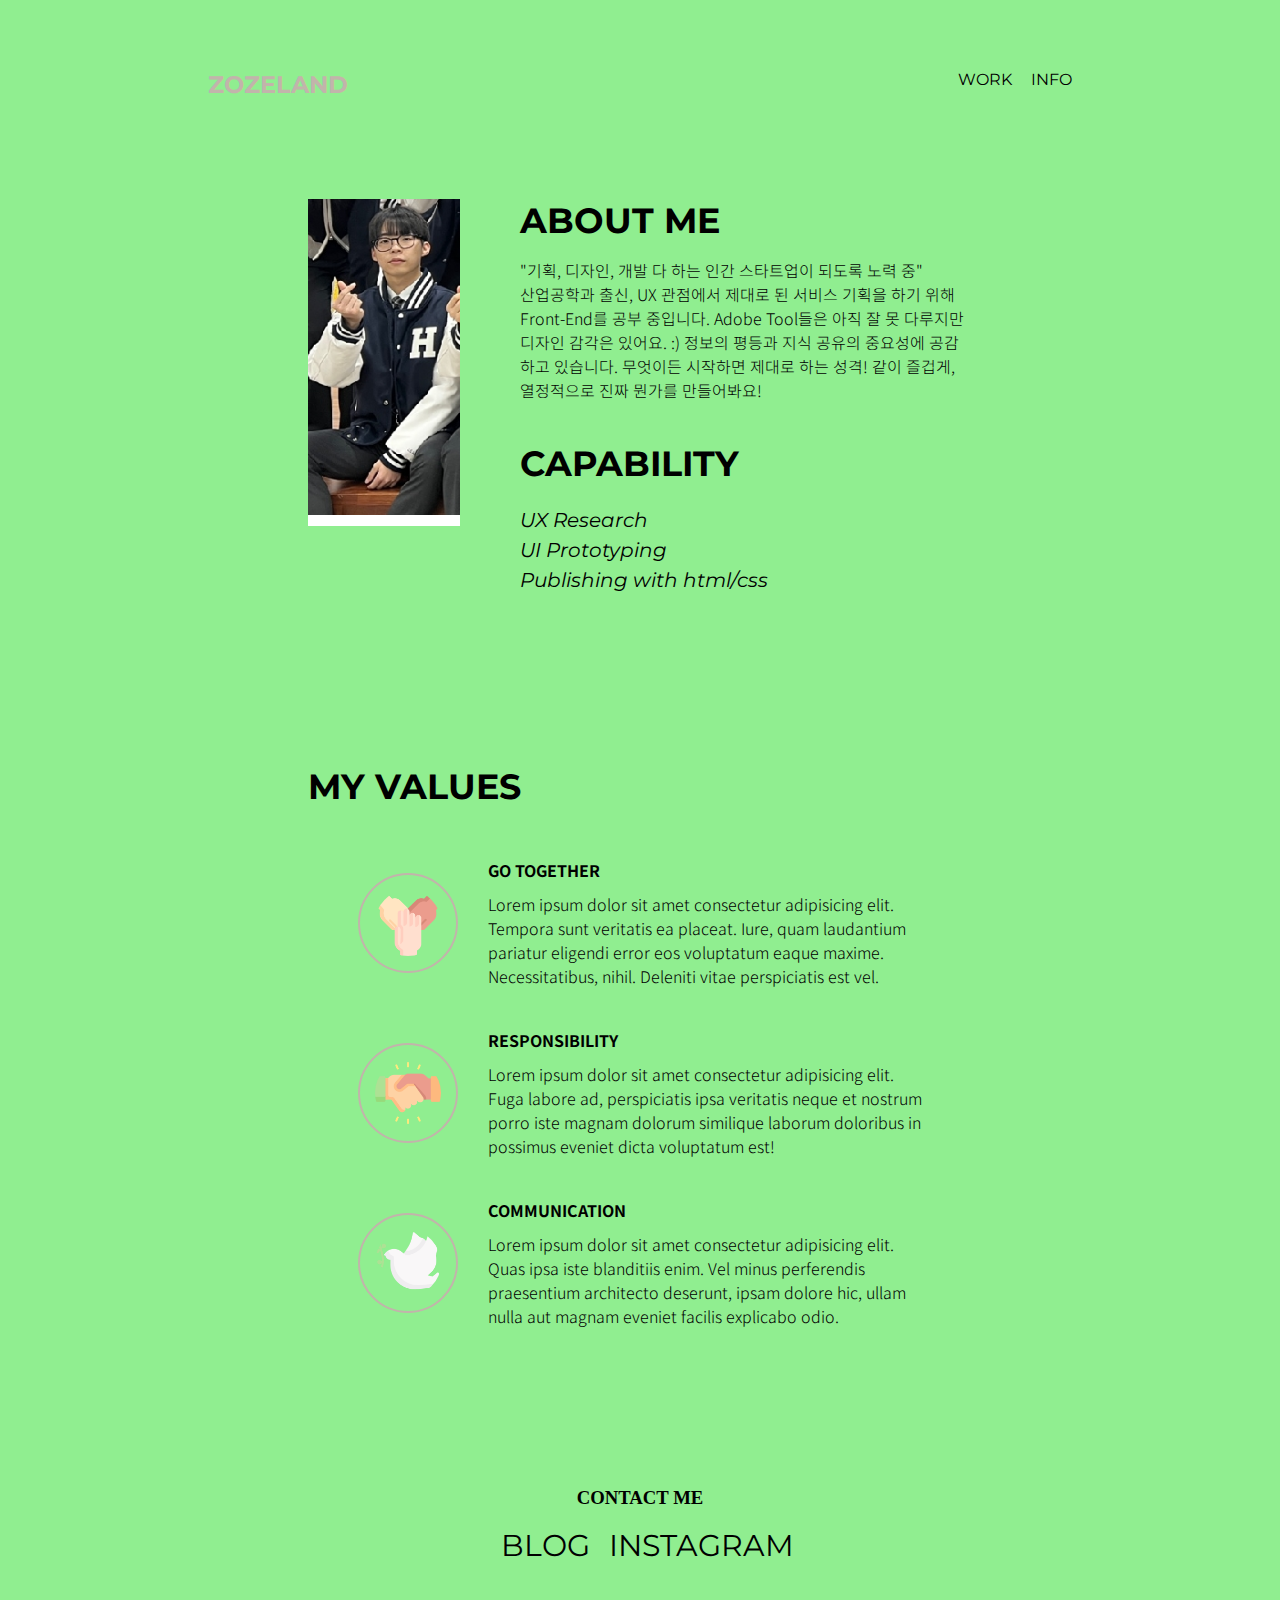
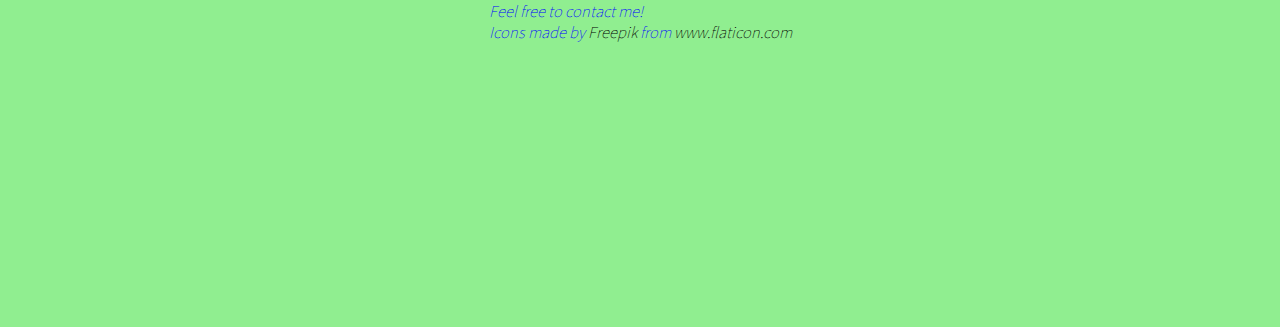
<file: info.html>
<!DOCTYPE html>
<html lang="en">
<head>
    <meta charset="UTF-8">
    <meta name="viewport" content="width=device-width, initial-scale=1.0">
    <title>INFO</title>

    <link rel="stylesheet" type="text/css" href="style.css">
    
    <link href="https://fonts.googleapis.com/css2?family=Montserrat:ital,wght@0,200;0,400;0,500;0,600;0,800;0,900;1,200;1,400;1,500;1,600;1,800;1,900&display=swap" rel="stylesheet">
    <link href="https://fonts.googleapis.com/css2?family=Noto+Sans+KR:wght@100;300;400;500;700;900&display=swap" rel="stylesheet">


</head>
<body>

    <div class="frame">
        
        <nav class="navigator">
            <h3 class="site-name">ZOZELAND</h3>
            <ul>
                <li><a class="nav-menu" href="index.html">WORK</a></li>
                <li><a class="nav-menu" href="info.html">INFO</a></li>
            </ul>
        </nav>



        
        <div class="profile-section">
            <img id="profile-picture" src="이선우.png">
            <div class="introduction">
                <h2>ABOUT ME</h2>
                <p>"기획, 디자인, 개발 다 하는 인간 스타트업이 되도록 노력 중"<br>산업공학과 출신, UX 관점에서 제대로 된 서비스 기획을 하기 위해 Front-End를 공부 중입니다. Adobe Tool들은 아직 잘 못 다루지만 디자인 감각은 있어요. :) 정보의 평등과 지식 공유의 중요성에 공감하고 있습니다. 무엇이든 시작하면 제대로 하는 성격! 같이 즐겁게, 열정적으로 진짜 뭔가를 만들어봐요! </p>
                <h2>CAPABILITY</h2>
                <p  id="capability">UX Research<br>UI Prototyping<br>Publishing with html/css</p>
            </div>
        </div>

        <h5 class="value-menu">MY VALUES</h5>

        <div class="value-section">
            
            <div class="value">
                <img class="value-icon" src="together.png">
                <div class="value-intro">
                    <h4 class="value-name">GO TOGETHER</h4>
                    <p class="value-exp">Lorem ipsum dolor sit amet consectetur adipisicing elit. Tempora sunt veritatis ea placeat. Iure, quam laudantium pariatur eligendi error eos voluptatum eaque maxime. Necessitatibus, nihil. Deleniti vitae perspiciatis est vel.</p>
                </div>
            </div>


            <div class="value">
                <img class="value-icon" src="partnership.png">
                <div class="value-intro">
                    <h4 class="value-name">RESPONSIBILITY</h4>
                    <p class="value-exp">Lorem ipsum dolor sit amet consectetur adipisicing elit. Fuga labore ad, perspiciatis ipsa veritatis neque et nostrum porro iste magnam dolorum similique laborum doloribus in possimus eveniet dicta voluptatum est!</p>
                </div>
            </div>
            <div class="value">
                <img class="value-icon" src="dove.png">
                <div class="value-intro">
                    <h4 class="value-name">COMMUNICATION</h4>
                    <p class="value-exp">Lorem ipsum dolor sit amet consectetur adipisicing elit. Quas ipsa iste blanditiis enim. Vel minus perferendis praesentium architecto deserunt, ipsam dolore hic, ullam nulla aut magnam eveniet facilis explicabo odio.</p>
                </div>
            </div>
        </div>




        <footer class="footer">
            <h3 class="contact">CONTACT ME</h3>
            <div class="links">
                <a class="blog" href="zozeland.tistory.com">BLOG</a>
                <a class="instagram" href="instagram.com/a_i_siteru">INSTAGRAM</a>
            </div>
            <p class="footer-comment"><br>Feel free to contact me!<br>Icons made by <a href="http://www.freepik.com/" title="Freepik">Freepik</a> from <a href="https://www.flaticon.com/" title="Flaticon"> www.flaticon.com</a></p>
        </footer>
        

    </div>

</body>
</html>
</file>
<file: style.css>
body{
    background-color: lightgreen;
}

.frame{
    margin: 70px 200px;
    display: flex;
    flex-direction: column;
}


/*navigator*/
.menu ul {
    list-style: none;
    padding: 0;
    margin: 0;
}

.main-menu {
    position: relative;
    margin: 10px;
}

.main-menu > .sub-menu {
    display: none; /* 처음에 서브메뉴를 숨김 */
    position: absolute;
    top: 100%;
    left: 0;
    background-color: #f0f0f0;
    border: 1px solid #ddd;
    width: 150px;
    max-height: 150px; /* 서브메뉴의 최대 높이 */
    overflow-y: auto; /* 스크롤 가능 */
}

.navigator{
    display: flex;
    flex-direction: row;
    justify-content: space-between;
}

li{
    display: inline;
    align-self: center;
    margin:0;
    margin-left: 15px;
}

ul{
    margin:0;
}

.site-name{
    margin:0;
    font-family: 'Montserrat', sans-serif;
    font-size: 24px;
    color: #C2B4AB;
}

.nav-menu{
    font-family: 'Montserrat', sans-serif;
    font-weight: 400;
    font-size: 16px;
}

a{
    color: black;
    text-decoration: none;
}

a:hover{
    color: white;
    transition: 0.3s;
}


/*dashboard*/
.dashboard{
    display: flex;
    flex-direction: column;
    margin-top: 100px;
    margin-bottom: 40px;
}

.korean-comment{
    font-family: 'noto sans KR', sans-serif;
    font-weight: 500;
    font-size: 50px;
}
.sample{
    background-color: pink;
    -webkit-text-stroke: 1px black;
}


.highlight{
    color: white;
    -webkit-text-stroke: 1px black;
}

.highlight:hover{
    background-color: pink;
    color: black;
    transition: none;
}

.type1:hover{
    background-color: yellowgreen;
}
.type2:hover{
    background-color: skyblue;
}
.type3:hover{
    background-color: orange;
}

.english-comment{
    font-family: 'noto sans kr', sans-serif;
    font-weight: 100;
    font-size: 15px;
    font-style: italic;

    letter-spacing: -0.3px;
}
/*footer*/
.footer{
    display: flex;
    flex-direction: column;
    align-items: center;

    margin-bottom: 200px;
}

.content{
    font-family: "Montserrat";
    font-size: 50px;
    font-weight: 700;
    color: black;

    margin-bottom: 40px;
    border-bottom: 2px solid black;
}


.links>a{
    font-family: "Montserrat";
    font-size: 30px;
    font-weight: 400;
    margin-left: 15px;
}

footer>p{
    font-family: "Noto Sans KR";
    font-weight: 100;
    font-size: 15px;
    font-style: italic;
    margin-top: 15px;
    color:  blue;
}
.slider {
    width: 100%;
    height: 600px;
    overflow: hidden;
    position: relative;
}

.slide {
    width: 100%;
    height: 100%;
    position: absolute;
    top: 0;
    left: 100%;
    transition: all 0.5s ease-in-out;
}

.slide img {
    width: 100%;
    height: 100%;
    object-fit: cover; 
}




/* INFO Section*/


/*profile-section*/

.profile-section{
    display: flex;
    flex-direction: row;
    justify-content: center;
    align-items: flex-start;

    margin: 100px 100px;
}


#profile-picture{
    width: 600px;
    margin-right: 60px;
}

.introduction>h2{
    margin: 0px;
    font-family: 'Montserrat', sans-serif;
    font-size: 35px;
}

.introduction>p{
    font-family: 'Noto Sans KR', sans-serif;
    font-weight: 300;
    font-size: 16px;

    margin-bottom: 40px;
}

#capability{
    font-family: 'Montserrat', sans-serif;
    font-weight: 400;
    font-size: 20px;
    font-style: italic;

    line-height: 30px;
}


/*value section*/

.value-menu{
    font-family: 'Montserrat', sans-serif;
    font-size: 35px;
    margin: 30px 100px;
}

.value-section{
    display: flex;
    flex-direction: column;
    justify-content: flex-start;
    align-content: center;
    margin: 100px 150px;
    margin-top: 20px;
}

.value{
    display: flex;
    flex-direction: row;
    margin-bottom: 40px;
    align-items: center;

}


.value-icon{
    width: 100px;
    height: 100px;

    border: 2px solid #C2B4AB;
    border-radius: 100px;
    padding: 15px;
}

.value-intro{
    margin-left: 30px;
}


.value-name{
    font-family: 'Noto Sans KR', sans-serif;
    font-weight: 700px;
    margin-top: 0px;
    margin-bottom: 10px;
}

.value-exp{
    font-family: 'Noto Sans KR', sans-serif;
    font-weight: 300;
    font-size: 16px;

    margin: 0px;
}
.count > h1 {
    color: #333;
}
.count > p {
    font-size: 18px;
    color: #666;
}
.count > button {
    padding: 10px 20px;
    font-size: 16px;
    margin-top: 20px;
    cursor: pointer;
    background-color: #007BFF;
    color: white;
    border: none;
    border-radius: 5px;
}
.count > button:hover {
    background-color: #0056b3;
}
 /* 밝은 모드 */
 .light-mode {
    background-color: #EFE7E3;
}

/* 다크 모드 */
.dark-mode {
    background-color: #121212;
    color: #ffffff;
}

.light-mode > button {
    margin-top: 20px;
    padding: 10px 20px;
    font-size: 16px;
    cursor: pointer;
    border: none;
    border-radius: 5px;
    background-color: #007BFF;
    color: white;
    transition: background-color 0.3s;
}

.light-mode > button:hover {
    background-color: #0056b3;
}
.container {

    text-align: center;

  }

 

  #bgm-toggle {

    font-size: 20px;

    padding: 10px 20px;

    border: none;

    border-radius: 5px;

    background-color: #4CAF50;

    color: white;

    cursor: pointer;

    transition: background-color 0.3s ease;

  }

 

  #bgm-toggle:hover {

    background-color: #45a049;

  }

 

  #bgm-toggle.play {

    background-color: #4CAF50;

  }

 

  #bgm-toggle.pause {

    background-color: #FF5733;

  }
  * {

    box-sizing: border-box;
  
  }
  
  ​
  
  ul {
  
    margin: 0;
  
    padding: 0;
  
  }
  
  ​
  
  ul li {
  
    cursor: pointer;
  
    position: relative;
  
    padding: 12px 8px 12px 40px;
  
    background: #eee;
  
    font-size: 18px;
  
    transition: 0.2s;
  
    user-select: none;
  
  }
  
  ​
  
  ul li:nth-child(odd) {
  
    background: #f9f9f9;
  
  }
  
  ​
  
  ul li:hover {
  
    background: #ddd;
  
  }
  
  ​
  
  ul li.checked {
  
    background: #888;
  
    color: #fff;
  
    text-decoration: line-through;
  
  }
  
  ​
  
  .header {
  
    background-color: #f44336;
  
    padding: 30px 40px;
  
    color: white;
  
    text-align: center;
  
  }
  
  ​
  
  .header:after {
  
    content: "";
  
    display: table;
  
    clear: both;
  
  }
  
  ​
  
  input {
  
    margin: 0;
  
    border: none;
  
    border-radius: 0;
  
    width: 75%;
  
    padding: 10px;
  
    float: left;
  
    font-size: 16px;
  
  }
  
  ​
  
  .addBtn {
  
    padding: 10px;
  
    width: 25%;
  
    background: #d9d9d9;
  
    color: #555;
  
    float: left;
  
    text-align: center;
  
    font-size: 16px;
  
    cursor: pointer;
  
    transition: 0.3s;
  
    border-radius: 0;
  
  }
  
  ​
  
  .addBtn:hover {
  
    background-color: #bbb;
  
  }
</file>
